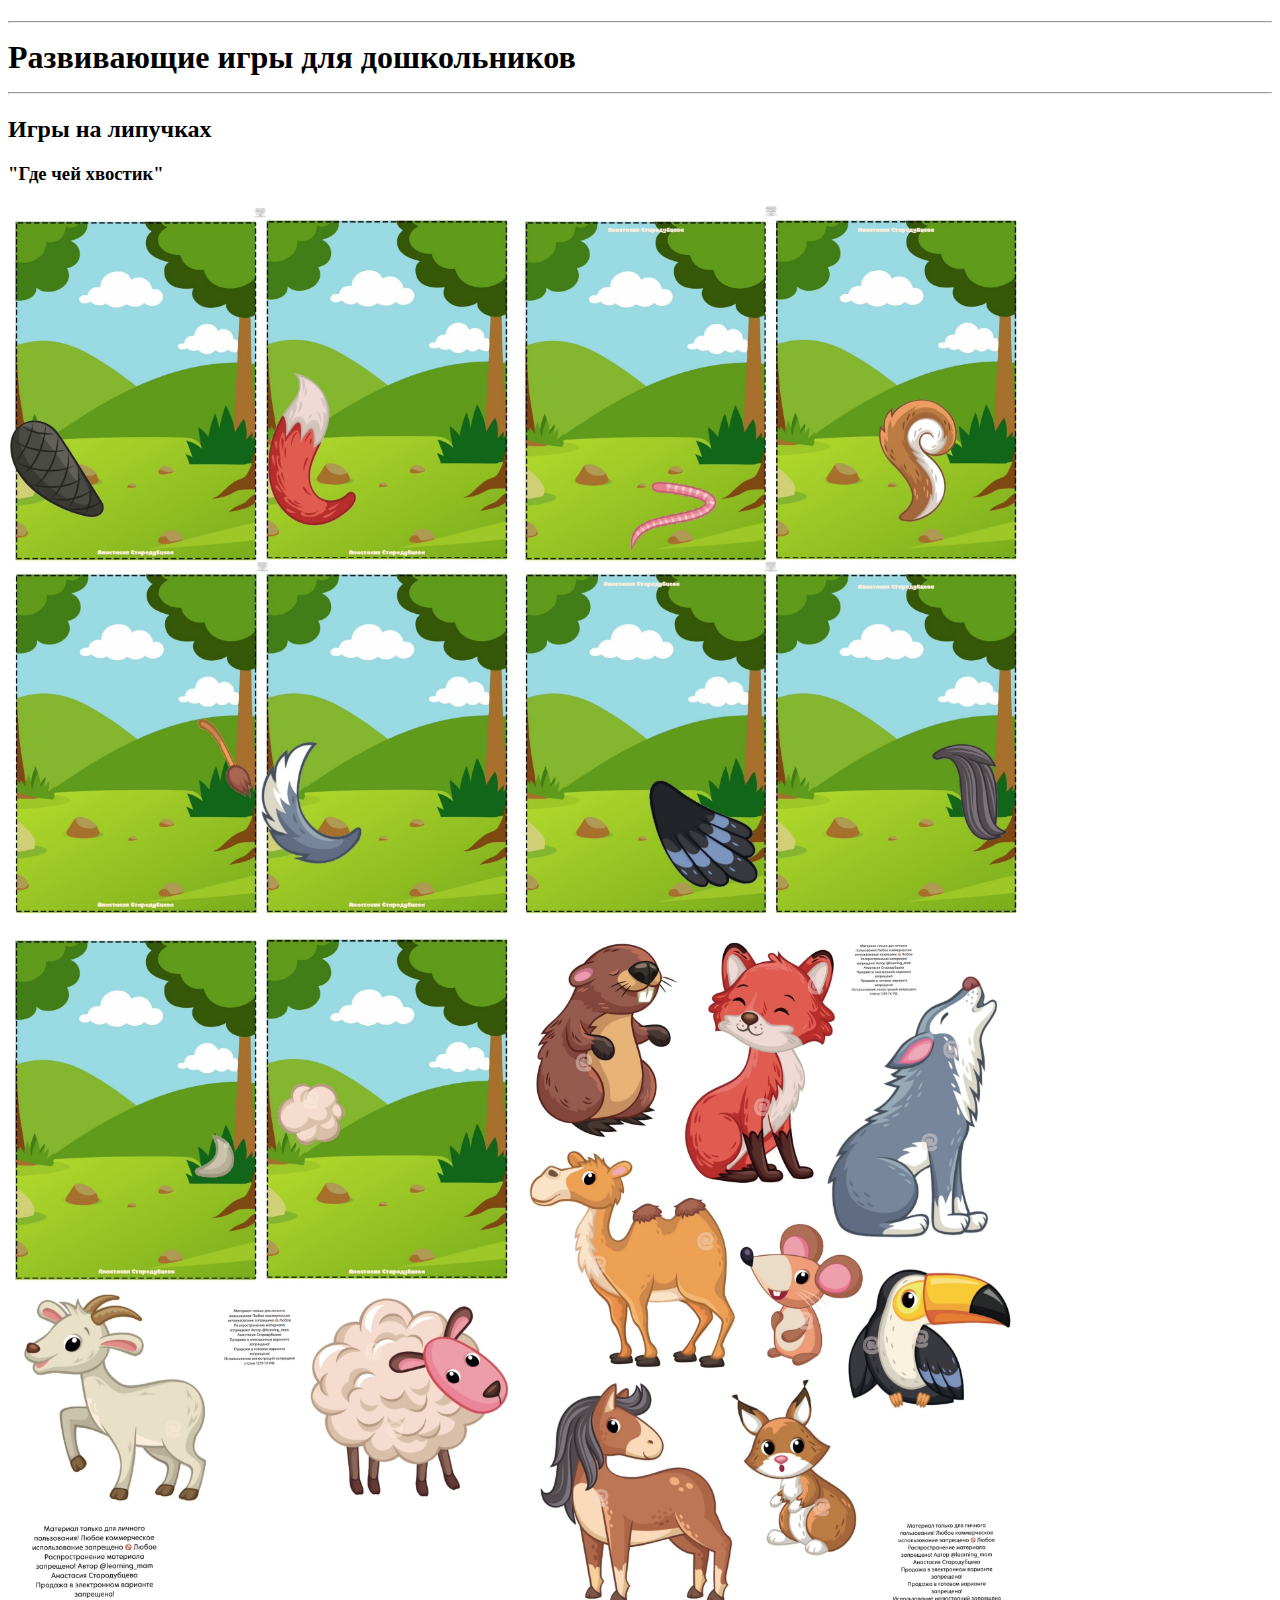
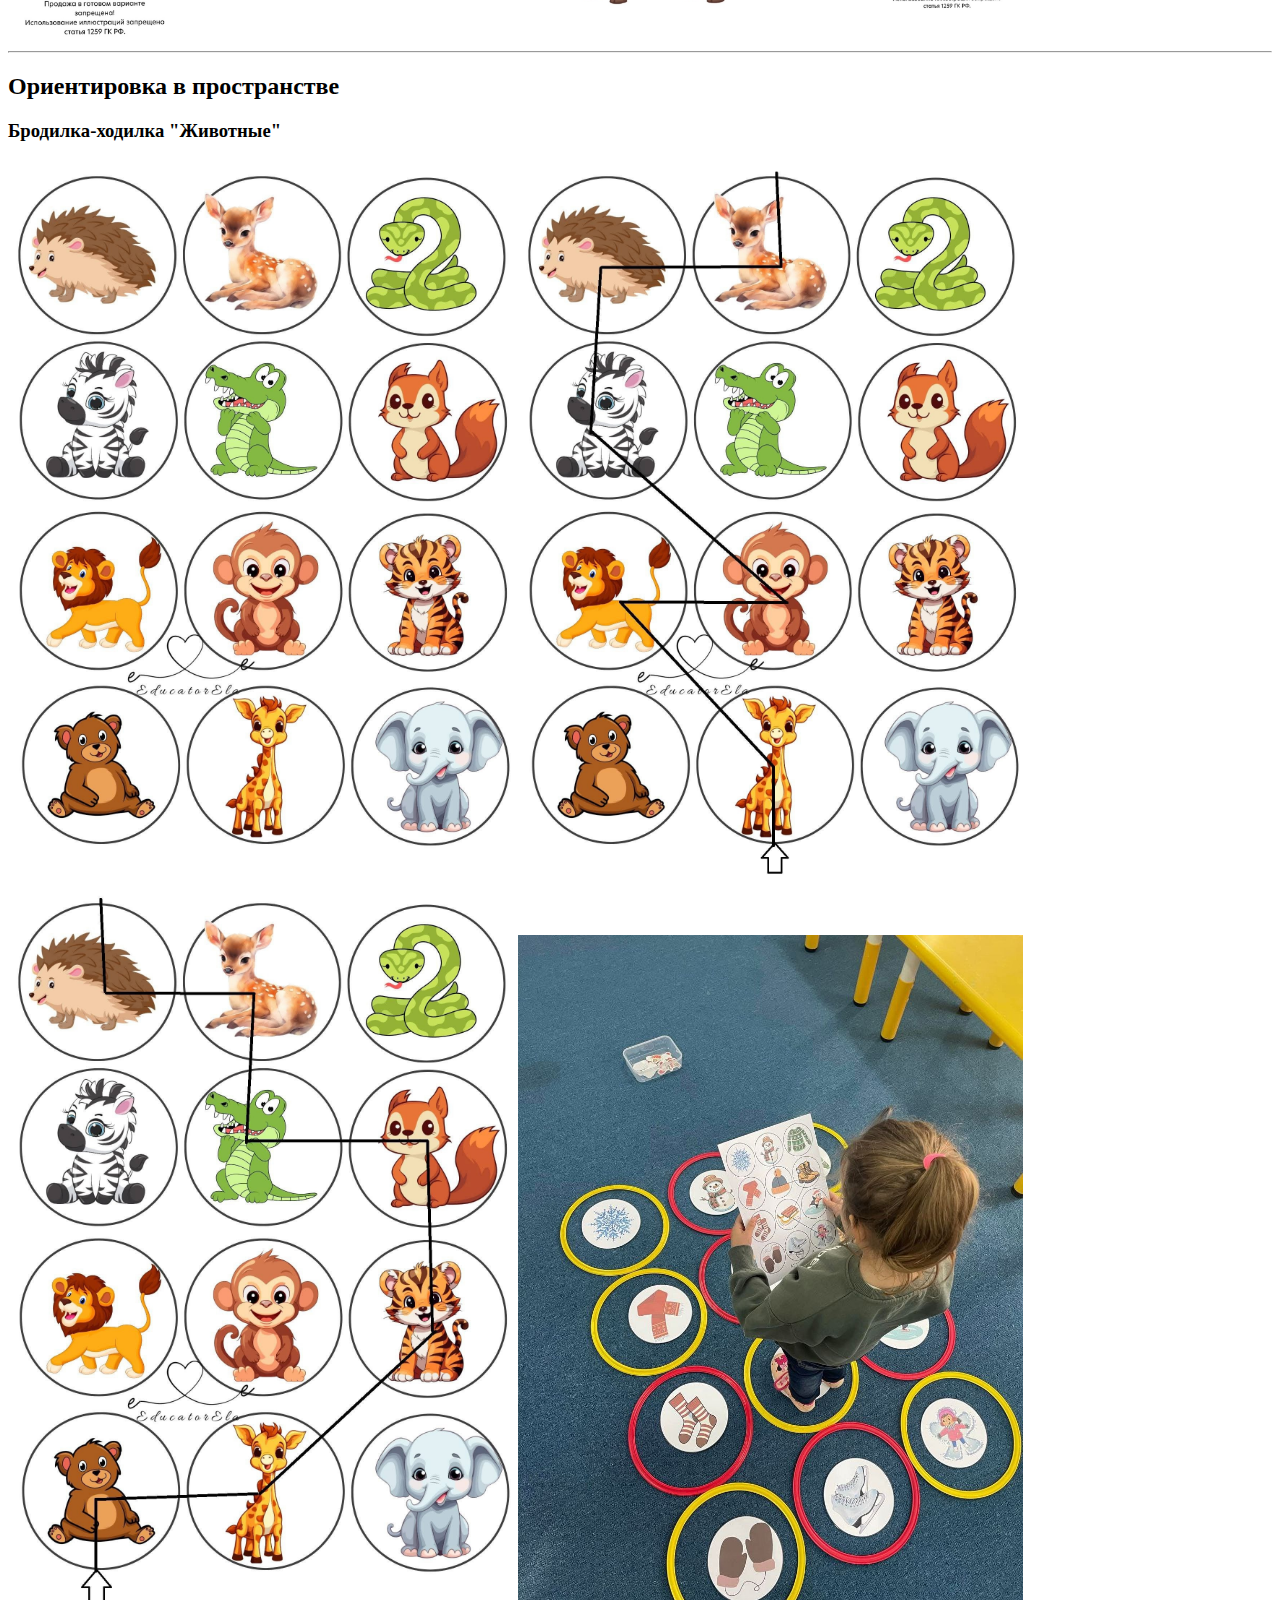
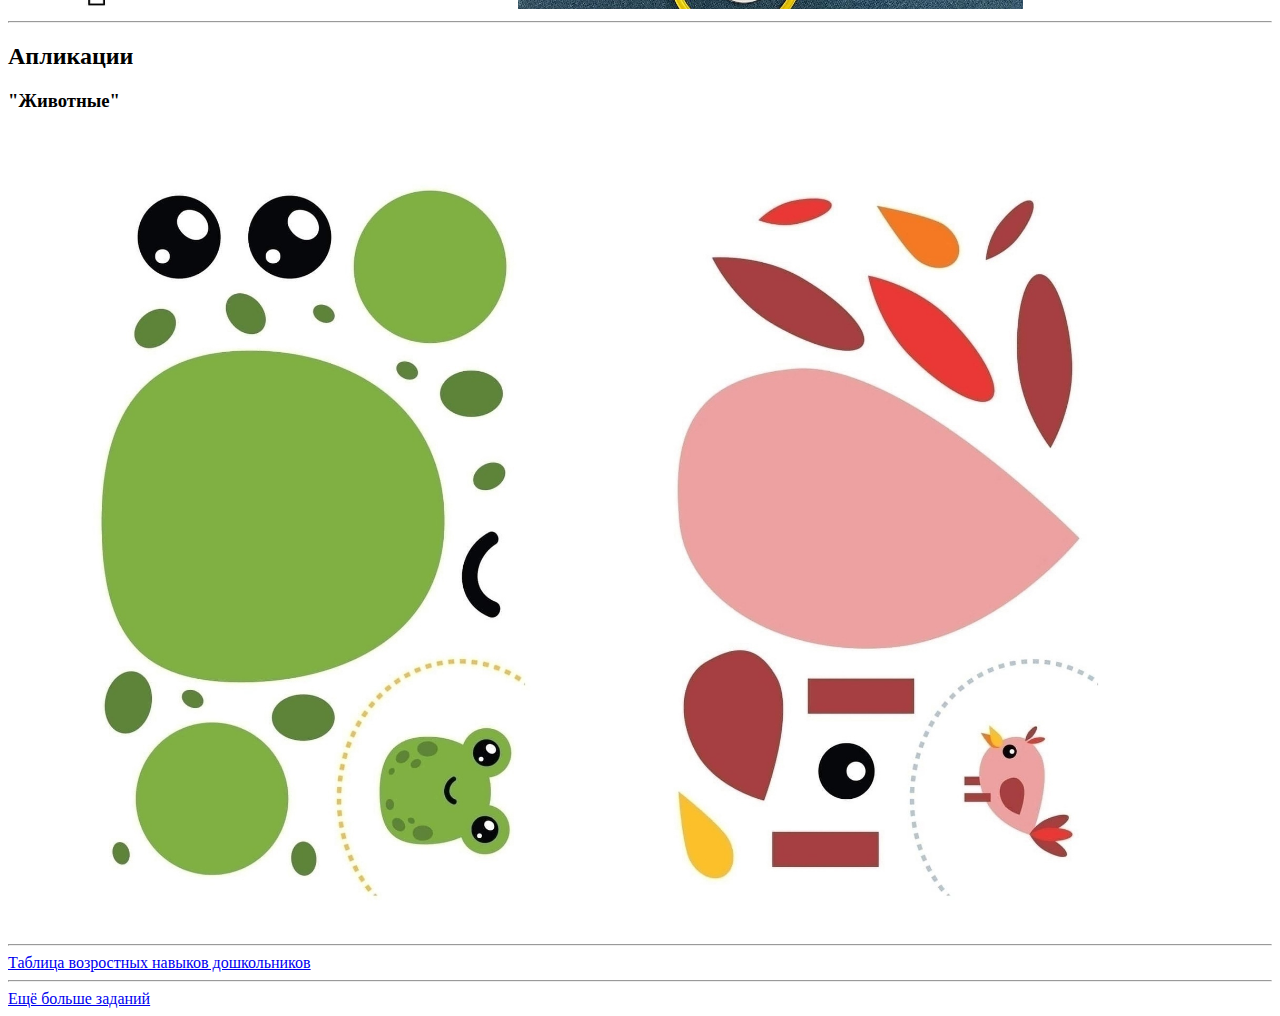
<file: практика1/index.html>
<!DOCTYPE html>
<html lang="ru">
<head>
    <meta charset="UTF-8" />
    <title>главная страница</title>
</head>
<body>
    <h1><hr>Развивающие игры для дошкольников<hr></h1> 
    <h2>Игры на липучках</h2>
        <h3>"Где чей хвостик"</h3>
        <img src="1.jpg" alt="изображение не найдено" width="40%">
        <img src="2.jpg" alt="изображение не найдено" width="40%"> 
        <img src="3.jpg" alt="изображение не найдено" width="40%"> 
        <img src="4.jpg" alt="изображение не найдено" width="40%"> 
    <hr><h2>Ориентировка в пространстве</h2>
        <h3>Бродилка-ходилка "Животные"</h3>
        <img src="22.jpg" alt="изображение не найдено" width="40%"> 
        <img src="21.jpg" alt="изображение не найдено" width="40%"> 
        <img src="23.jpg" alt="изображение не найдено" width="40%"> 
        <img src="24.jpg" alt="изображение не найдено" width="40%">
    <hr><h2>Апликации</h2>
        <h3>"Животные"</h3>
        <img src="321.jpg" alt="изображение не найдено" width="45%">
        <img src="322.jpg" alt="изображение не найдено" width="45%"> 
        <hr><a href="task1.html">Таблица возростных навыков дошкольников</a>
    <hr><a href="https://vk.com/kseniay95" target="_blank" title="переход вк">  Ещё больше заданий</a>
</body>
</html>
</file>
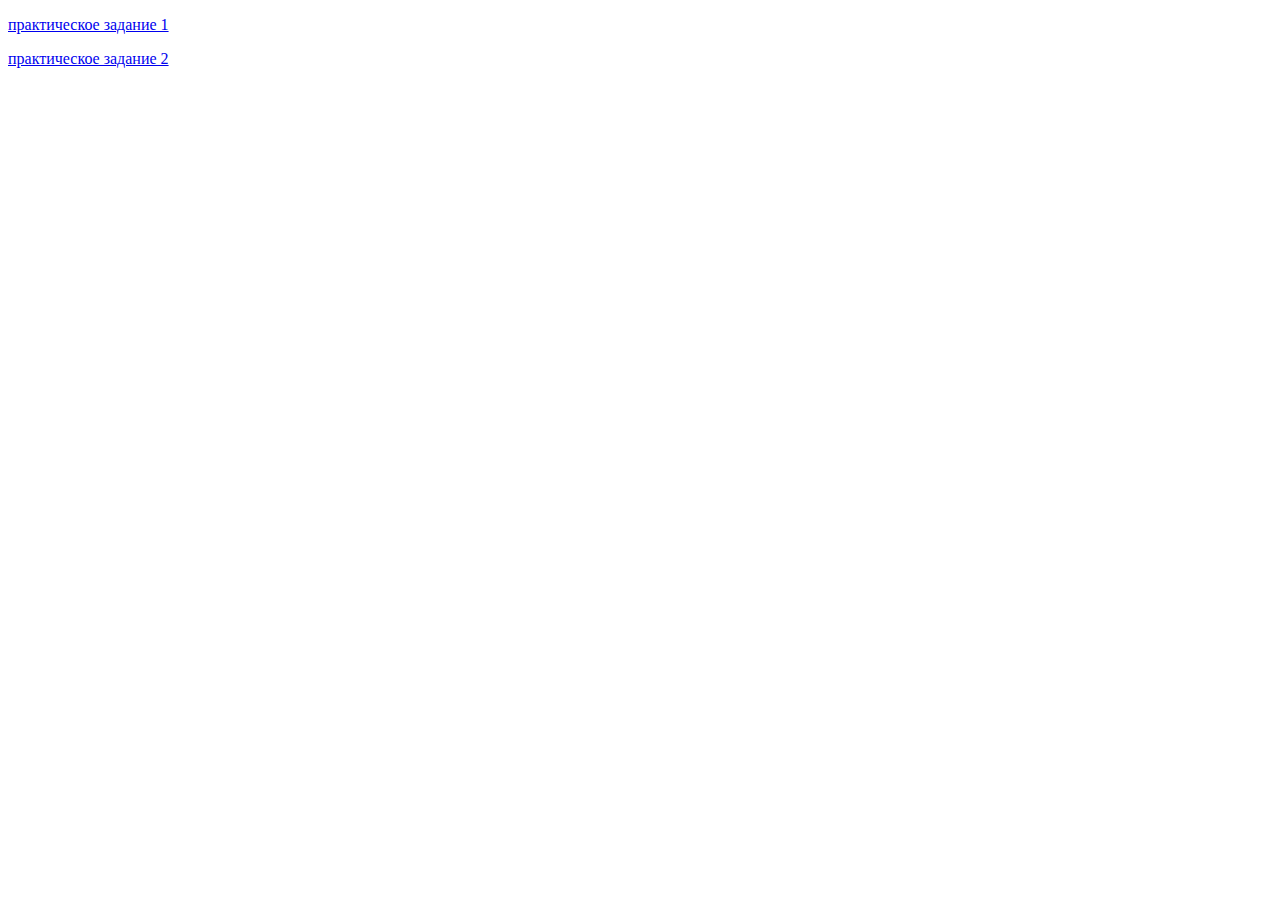
<file: учеба.html>
<!DOCTYPE html>
<html lang="ru">
<head>
    <meta charset="UTF-8" />
    <title>Главная страница</title>
</head>
<body>
    <p><a href="практика1/index.html">практическое задание 1</a></p>
    <p><a href="практика2/task2.html">практическое задание 2</a></p>
</body>
</html>
</file>
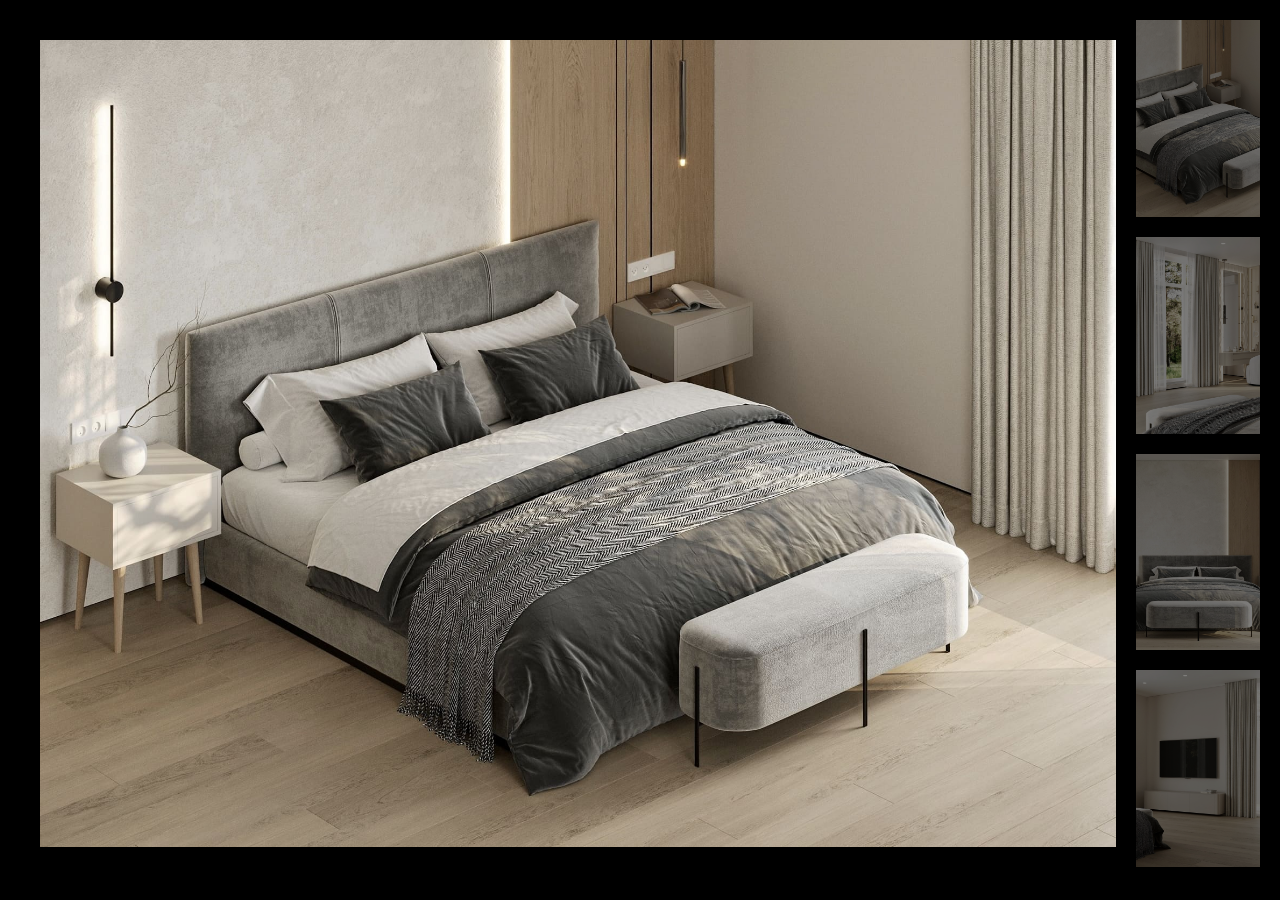
<file: html/portfolio1.html>
<!DOCTYPE html>
<html lang="en">
<head>
    <meta charset="UTF-8">
    <meta name="viewport" content="width=device-width, initial-scale=1.0">
    <title>Document</title>
    <link rel="stylesheet" href="../css/reset.css">
    <link rel="stylesheet" href="../css/portfolio.css">
</head>
<body>
    <section class="photo">
        <img id="photo-hero" class="hero-photo"  src="../img/img/portfolio/1/IUrZGHP9aKBFbf6jJnis4e-43GpgTt6WOL3kBMzO6F2bLw5B15v-s5mmBiH3eZ6CJXayOuzLV4IJNui_66KtSDec.jpg" alt="">
    <div class="min-photos" href="">
        <img id="photo1" class="min-photo" src="../img/img/portfolio/1/IUrZGHP9aKBFbf6jJnis4e-43GpgTt6WOL3kBMzO6F2bLw5B15v-s5mmBiH3eZ6CJXayOuzLV4IJNui_66KtSDec.jpg" alt="">
        <img id="photo2" class="min-photo" src="../img/img/portfolio/1/IYQCl92d1KGy2UFNKEdxmmNWVV7QYOr6p94DCEL-8MfqCsBslE_5fJ5WPlGN8VoNVVKrbm3cz2S46bYw3Unmbcwu.jpg" alt="">
        <img id="photo3" class="min-photo" src="../img/img/portfolio/1/sh4lyMfw6488D5bpELG-GtoYiy51JnRz2KtnOSS5UwzI13H8huh4OOYp-CnJVcTWaTOXHrSIWLdLjltY3SxVakHf.jpg" alt="">
        <img id="photo4" class="min-photo" src="../img/img/portfolio/1/WOO_L1MPF5qKPpXAhICvml_G6vHDnoX-2QZhYNfCgpVIuOGDpelVOfoCdvgD6qC7HAvgvoIingIuCh0iNLuYkakt.jpg" alt="">
    </div>
    </section>
    <script src="../js/task.js"></script>
</body>
</html>
</file>
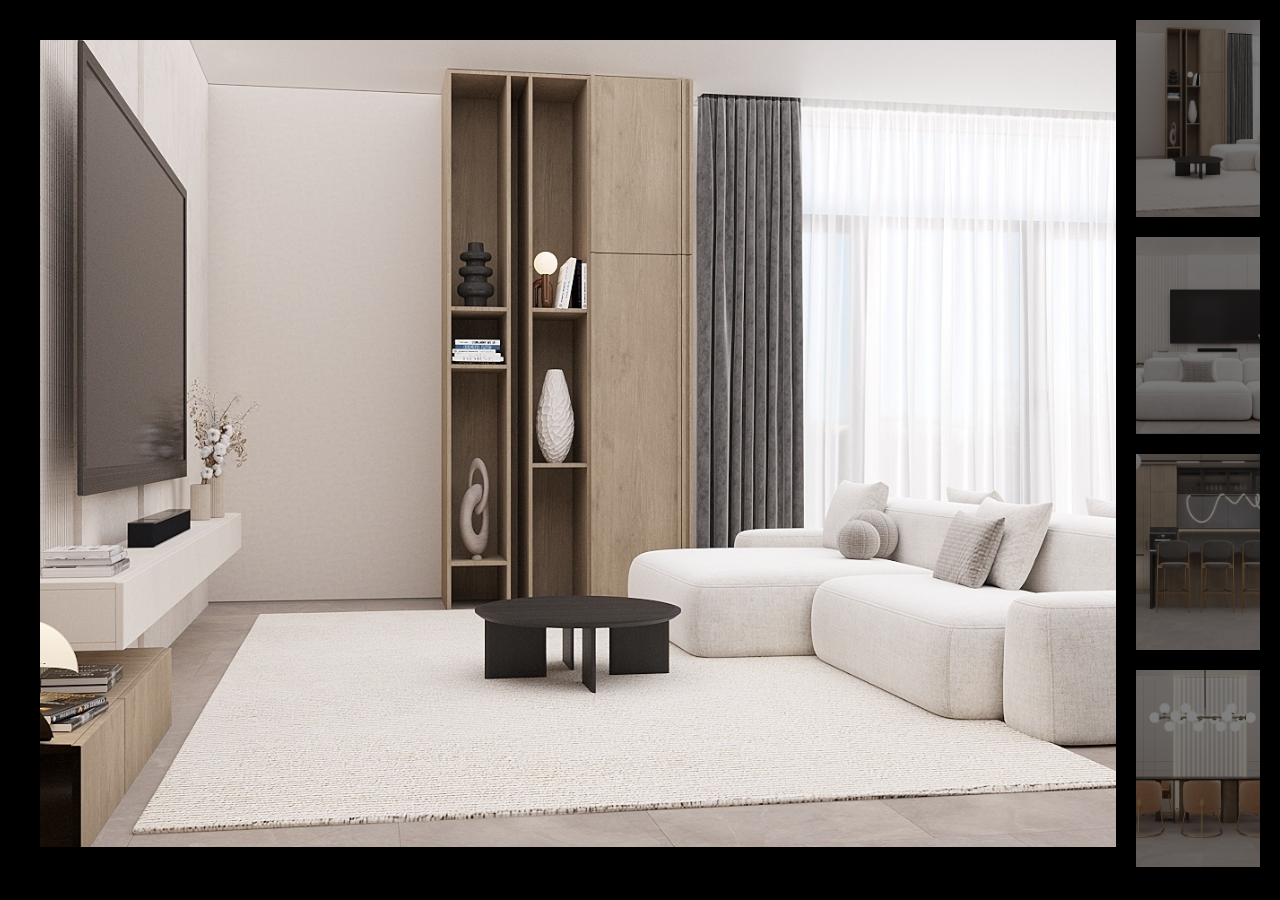
<file: html/portfolio2.html>
<!DOCTYPE html>
<html lang="en">
<head>
    <meta charset="UTF-8">
    <meta name="viewport" content="width=device-width, initial-scale=1.0">
    <title>Document</title>
    <link rel="stylesheet" href="../css/reset.css">
    <link rel="stylesheet" href="../css/portfolio.css">
</head>
<body>
    <section class="photo">
        <img id="photo-hero" class="hero-photo"  src="../img/img/portfolio/2/1vEbaCUOwjw7MaW48sU-YBlS5mDZEWR6B3NEZxUbvIRT6mLioNYKaDrE7JcMGK0N5RJAKJlcIzssKsdqWelrVpnK.jpg" alt="">
    <div class="min-photos" href="">
        <img id="photo1" class="min-photo" src="../img/img/portfolio/2/1vEbaCUOwjw7MaW48sU-YBlS5mDZEWR6B3NEZxUbvIRT6mLioNYKaDrE7JcMGK0N5RJAKJlcIzssKsdqWelrVpnK.jpg" alt="">
        <img id="photo2" class="min-photo" src="../img/img/portfolio/2/7QSXbiPNzb1Dga_2dTSTThrzCr5snCA749kIKWhQ1_Ih4dE6zZukwhEqcL-t-llJyQMeG-VLvjKoY39OG_E9WzH0.jpg" alt="">
        <img id="photo3" class="min-photo" src="../img/img/portfolio/2/aI_RptO4M7-IpJJXBn--JAy-fktub-cWmue9zJVuoJ6OITVhVsEiGC9YoxpFOkKm4vTO9dvbWhkAKhO_Zky_cTn0.jpg" alt="">
        <img id="photo4" class="min-photo" src="../img/img/portfolio/2/WnLHLftbKTtUvwjBT8Dra9mzxUi1_uberS4JtysZK4NVYeJtobPFQpBAIUKsB5GN1pyqZT6RESoOGxa4nl25OAZ8.jpg" alt="">
    </div>
    </section>
    <script src="../js/task.js"></script>
</body>
</html>
</file>
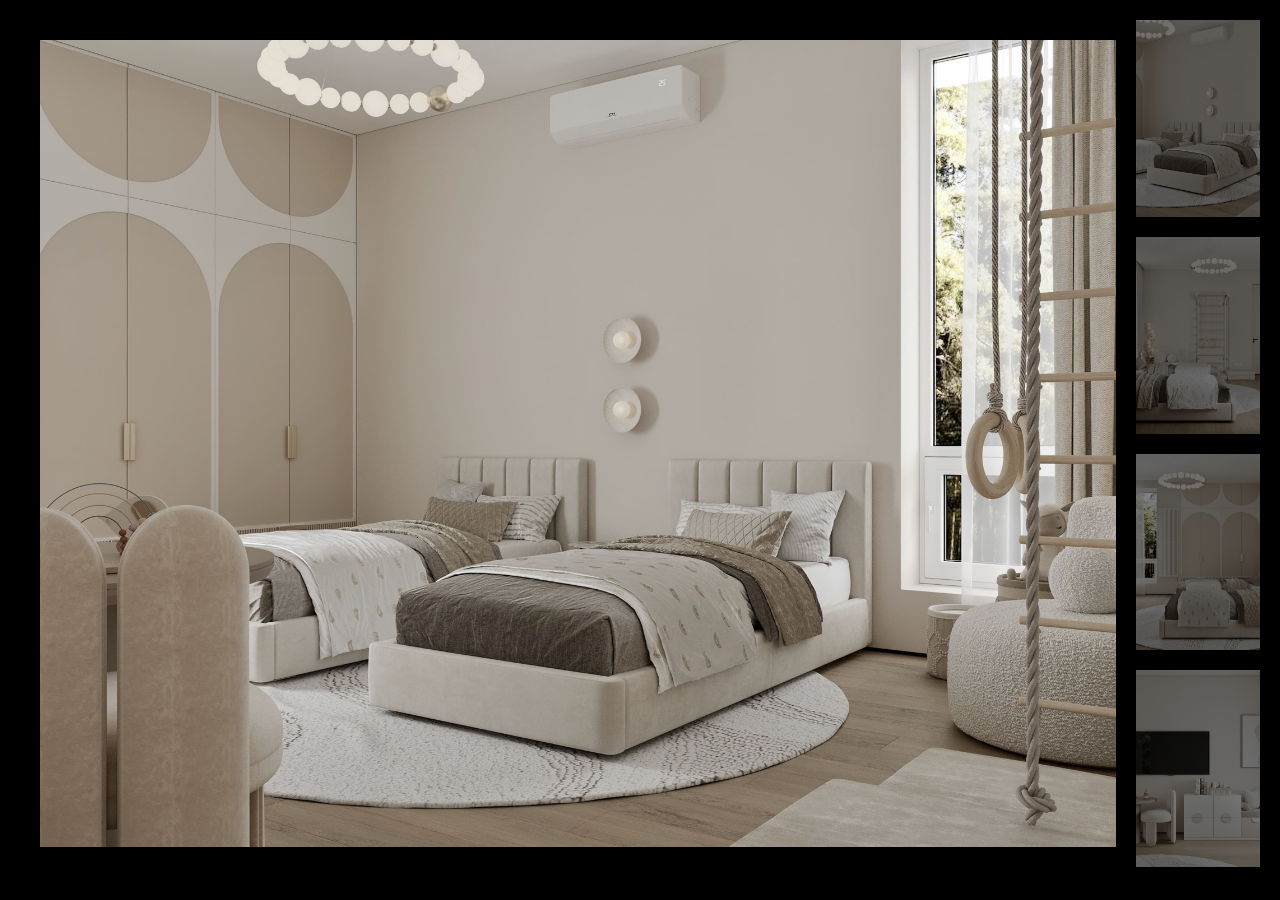
<file: html/portfolio3.html>
<!DOCTYPE html>
<html lang="en">
<head>
    <meta charset="UTF-8">
    <meta name="viewport" content="width=device-width, initial-scale=1.0">
    <title>Document</title>
    <link rel="stylesheet" href="../css/reset.css">
    <link rel="stylesheet" href="../css/portfolio.css">
</head>
<body>
    <section class="photo">
        <img id="photo-hero" class="hero-photo"  src="../img/img/portfolio/3/9w1h9qTQfpms2-lCamNVox-1wrDbkrBhhmjF8aw7SmMmuWiGSmeHtS5Oe95iXLBSZZQwFfFqPtim1lA6TmYX4DdY.jpg" alt="">
    <div class="min-photos" href="">
        <img id="photo1" class="min-photo" src="../img/img/portfolio/3/9w1h9qTQfpms2-lCamNVox-1wrDbkrBhhmjF8aw7SmMmuWiGSmeHtS5Oe95iXLBSZZQwFfFqPtim1lA6TmYX4DdY.jpg" alt="">
        <img id="photo2" class="min-photo" src="../img/img/portfolio/3/bmBhv073Y0TKXr4ICAreb4IGgfFZMaCP0Y1L9c-79VuSKUByn7TEueyQuMYUK5FGZ4-56mhdboics7mOH4z7Ha9R.jpg" alt="">
        <img id="photo3" class="min-photo" src="../img/img/portfolio/3/BMkDiRsZKTLIHWzSjZ-SRIe_etCmHe7rMtRnS-AKGjPqSl-RcsMZlIW8j7XkWMVzdJ-aWn09E_88tgy9um4Ha1dS.jpg" alt="">
        <img id="photo4" class="min-photo" src="../img/img/portfolio/3/F_MyEolKI0Z3UggjBGwGkmaOUeRsCQORPqnORWy30mfvwt2wYl-tXSTdGrL8xAcz30NjpIazytVC_A39X0zYbs4o.jpg" alt="">
    </div>
    </section>
    <script src="../js/task.js"></script>
</body>
</html>
</file>
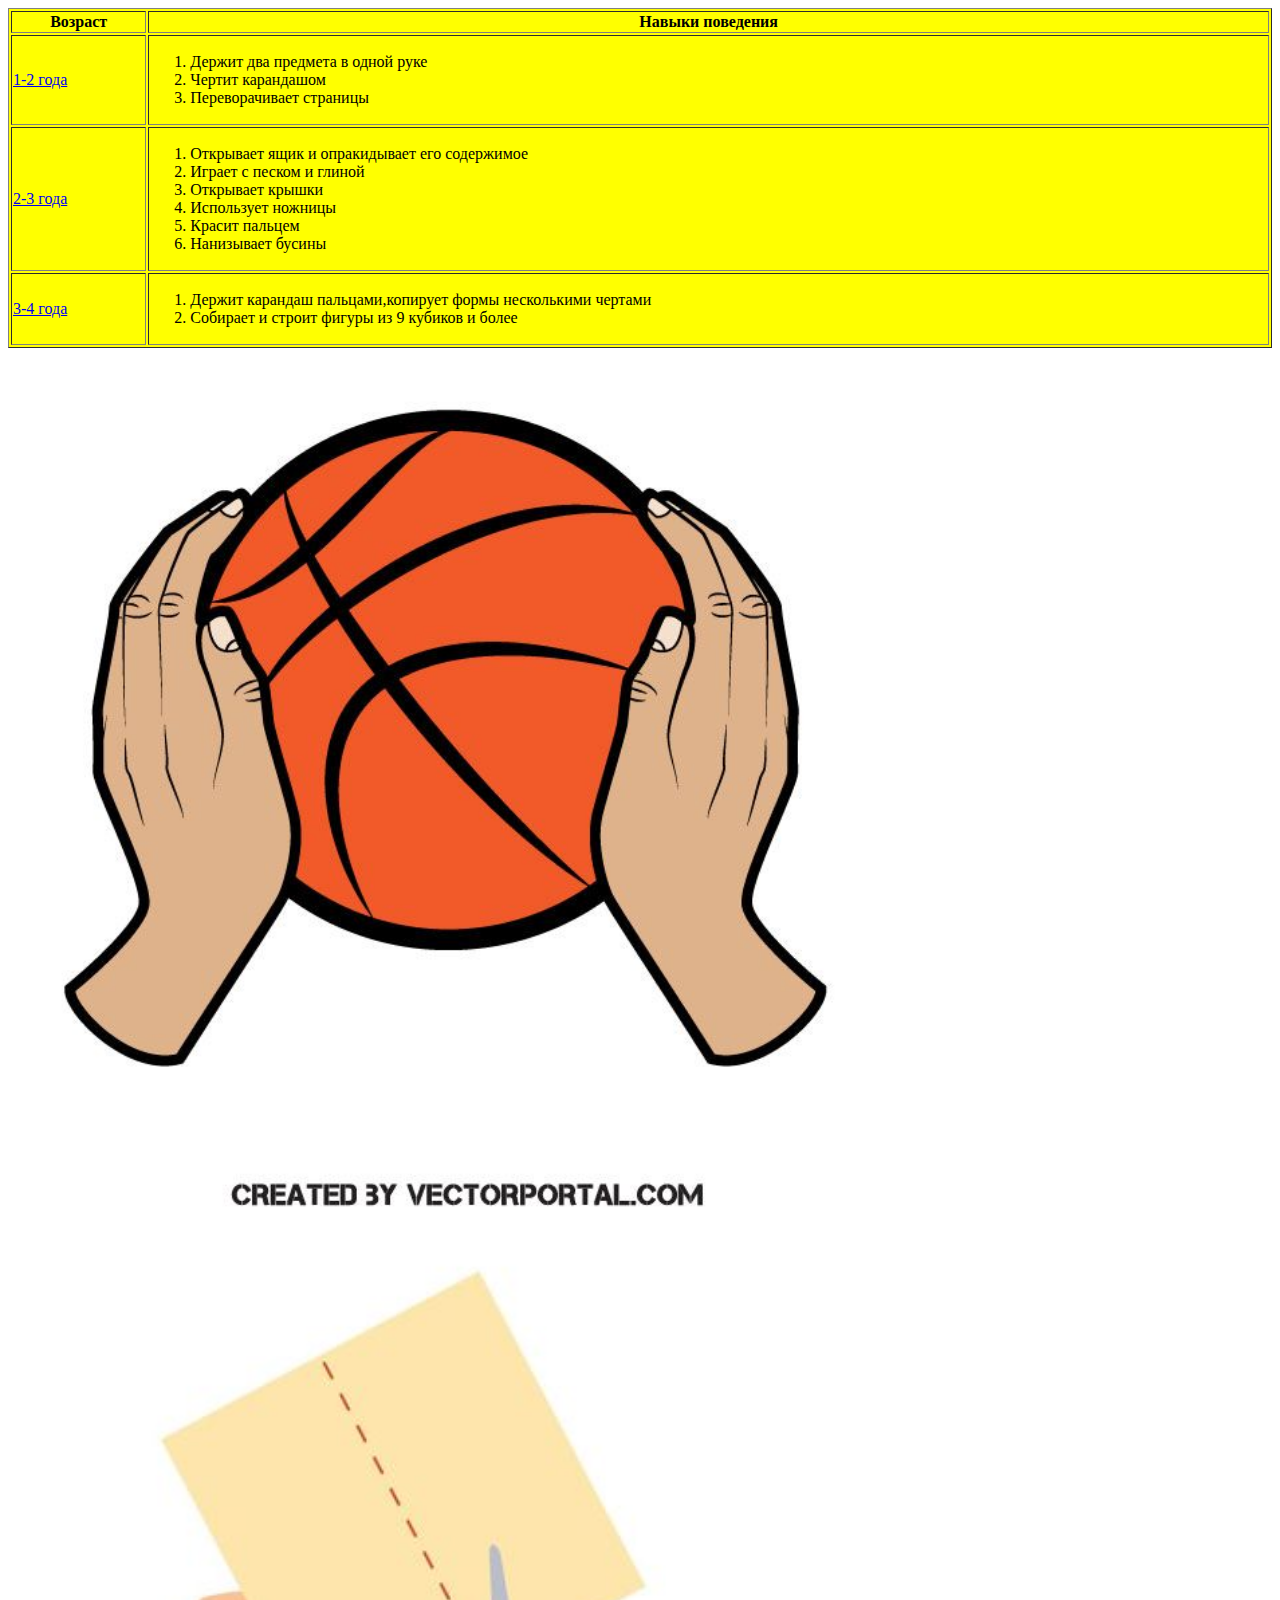
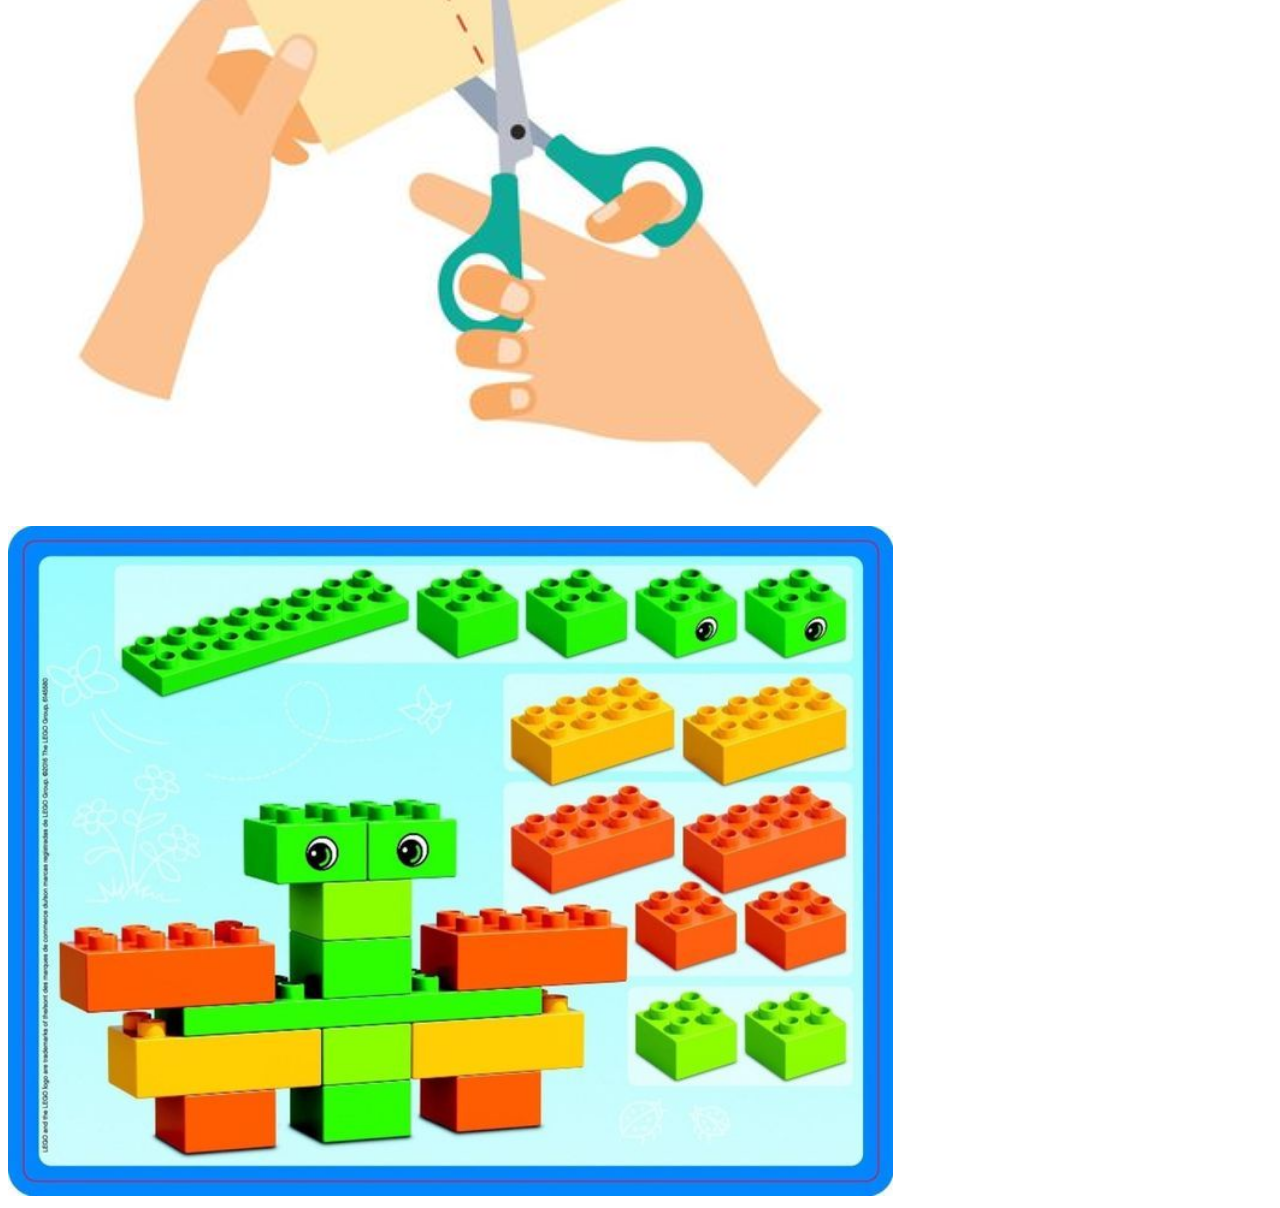
<file: практика1/task1.html>
<!DOCTYPE html>
<html lang="ru">
<head>
    <meta charset="UTF-8" />
    <title>навыки</title>
</head>
<body>
   <table border="1" width="100%" bgcolor="yellow">
    <thead>
        <th>Возраст</th>
        <th>Навыки поведения</th></thead>
    <tbody align="left">
        <tr>
            <td><a href="#bol">1-2 года</a></td>
            <td>
                <ol>
                   <li>Держит два предмета в одной руке</li>
                   <li>Чертит карандашом</li>
                   <li>Переворачивает страницы</li> 
                </ol></td></tr>
        <tr>
            <td><a href="#scissors">2-3 года</a></td>
            <td>
                <ol>
                    <li>Открывает ящик и опракидывает его содержимое</li>
                    <li>Играет с песком и глиной</li>
                    <li>Открывает крышки</li>
                    <li>Использует ножницы</li>
                    <li>Красит пальцем</li>
                    <li>Нанизывает бусины
                    </li></ol></td></tr>
        <tr> 
            <td><a href="#lego">3-4 года</a></td>
            <td>
               <ol>
                <li>Держит карандаш пальцами,копирует формы несколькими чертами</li>
               <li>Собирает и строит фигуры из 9 кубиков и более
                </li></td></ol></tr>
        </tbody>
   </table> 
    <a href="https://yandex.ru/images/search?from=tabbar&text=рисунок%20держать%20%20мяч%202%20ракими" target="_blank" title="ссылка на примеры">
        <img src="4321.jpg" id="bol" alt="изображение не найдено" width="70%"> 
    </a>
    <a href="https://yandex.ru/images/search?text=%D1%80%D0%B8%D1%81%D1%83%D0%BD%D0%BE%D0%BA%20%D1%80%D0%B5%D0%B7%D0%B0%D1%82%D1%8C%20%D0%BD%D0%BE%D0%B6%D0%BD%D0%B8%D1%86%D1%8B" target="_blank" title="ссылка на примеры">
        <img src="4322.jpg" id="scissors" alt="изображение не найдено" width="70%"> 
    </a>
    <a href="https://yandex.ru/images/search?text=рисунок%20собирать%20лего%20дупло" target="_blank" title="ссылка на примеры">
        <img src="4323.jpg" id="lego" alt="изображение не найдено" width="70%"> 
    </a>
</body>
</html>
</file>
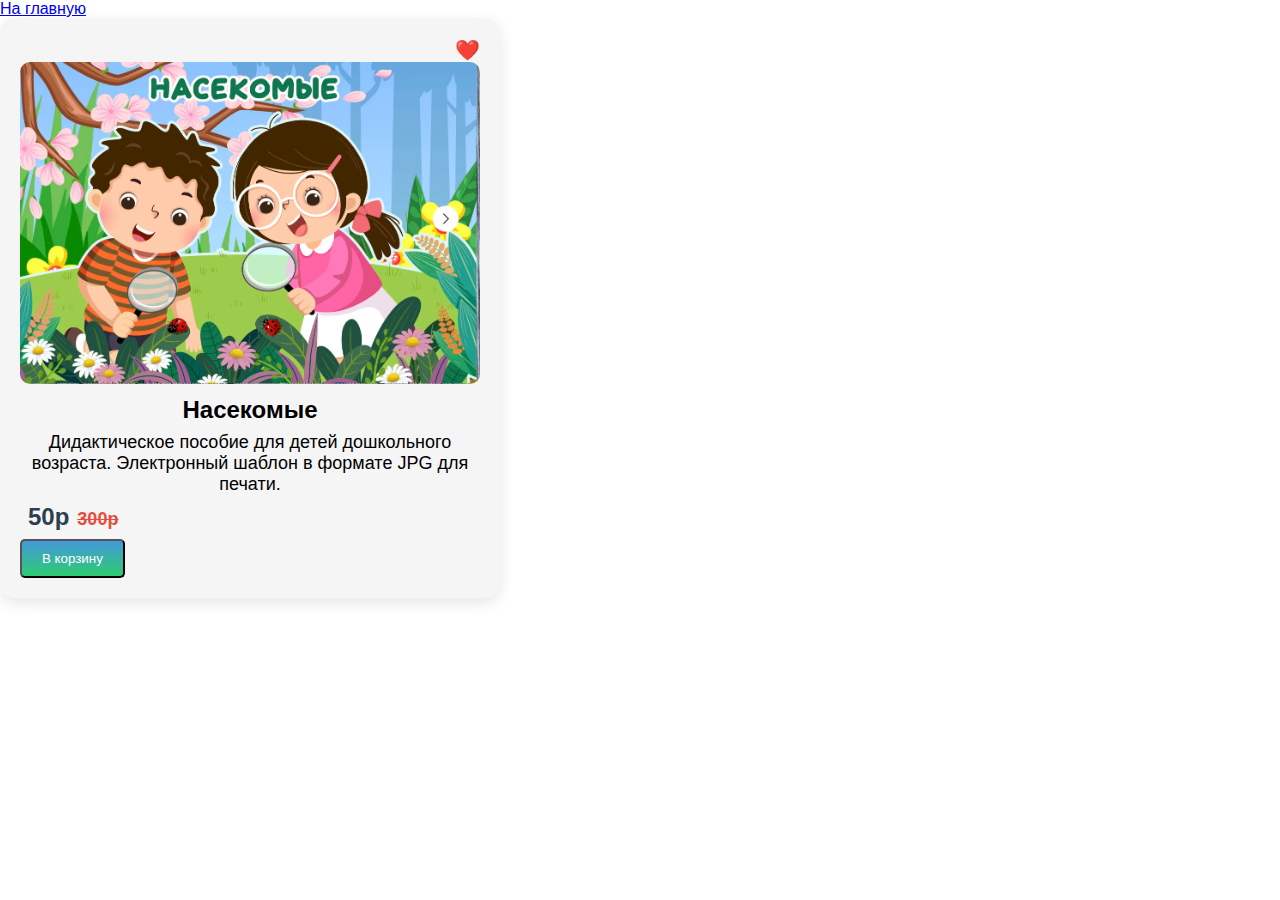
<file: практика2/task2.html>
<!DOCTYPE html>
<html lang="ru">
<head>
    <meta charset="UTF-8" />
    <title>Товары</title>
    <link rel="stylesheet" href="task2.css">
</head>
<body>
    <a href="учеба.html">На главную</a>
    <div class="card">
        <span class="favorite">❤️</span>
        <img src="images/1.png" alt="Изображение отсутствует">
        <h3>Насекомые</h3>
        <p class="info">Дидактическое пособие для детей дошкольного возраста. Электронный шаблон в формате JPG для печати.</p>
        <p class="price">50p<span class="old-price">300p</span></p>
        <button>В корзину</button>
    </div>
   
</body>
</html>
</file>
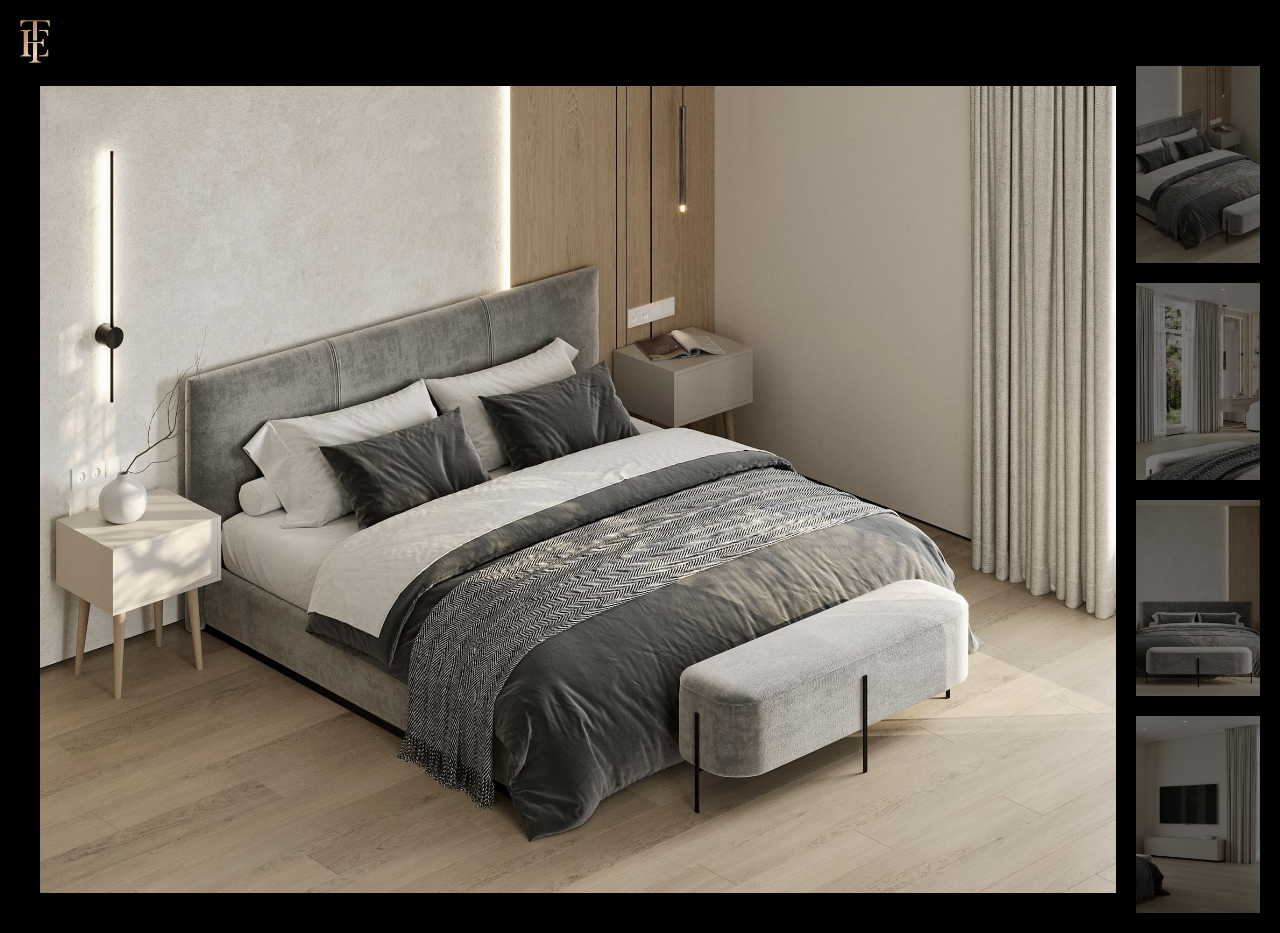
<file: итоговая работа/html/portfolio1.html>
<!DOCTYPE html>
<html lang="ru">
<head>
    <meta charset="UTF-8">
    <meta name="viewport" content="width=device-width, initial-scale=1.0">
    <title>Дизайн интерьеров</title>
    <link rel="favicon" href="img/icon/favicon.ico">
    <link rel="stylesheet" href="../css/reset.css">
    <link rel="stylesheet" href="../css/portfolio.css">
</head>
<body>
    <a href="../index.html"><img src="../img/icon/header/logo.png" width="30px" alt=""></a>
    <section class="photo">
        <img id="photo-hero" class="hero-photo"  src="../img/img/portfolio/1/IUrZGHP9aKBFbf6jJnis4e-43GpgTt6WOL3kBMzO6F2bLw5B15v-s5mmBiH3eZ6CJXayOuzLV4IJNui_66KtSDec.jpg" alt="">
    <div class="min-photos" href="">
        <img id="photo1" class="min-photo" src="../img/img/portfolio/1/IUrZGHP9aKBFbf6jJnis4e-43GpgTt6WOL3kBMzO6F2bLw5B15v-s5mmBiH3eZ6CJXayOuzLV4IJNui_66KtSDec.jpg" alt="">
        <img id="photo2" class="min-photo" src="../img/img/portfolio/1/IYQCl92d1KGy2UFNKEdxmmNWVV7QYOr6p94DCEL-8MfqCsBslE_5fJ5WPlGN8VoNVVKrbm3cz2S46bYw3Unmbcwu.jpg" alt="">
        <img id="photo3" class="min-photo" src="../img/img/portfolio/1/sh4lyMfw6488D5bpELG-GtoYiy51JnRz2KtnOSS5UwzI13H8huh4OOYp-CnJVcTWaTOXHrSIWLdLjltY3SxVakHf.jpg" alt="">
        <img id="photo4" class="min-photo" src="../img/img/portfolio/1/WOO_L1MPF5qKPpXAhICvml_G6vHDnoX-2QZhYNfCgpVIuOGDpelVOfoCdvgD6qC7HAvgvoIingIuCh0iNLuYkakt.jpg" alt="">
    </div>
    </section>
    <script src="../js/task.js"></script>
</body>
</html>
</file>
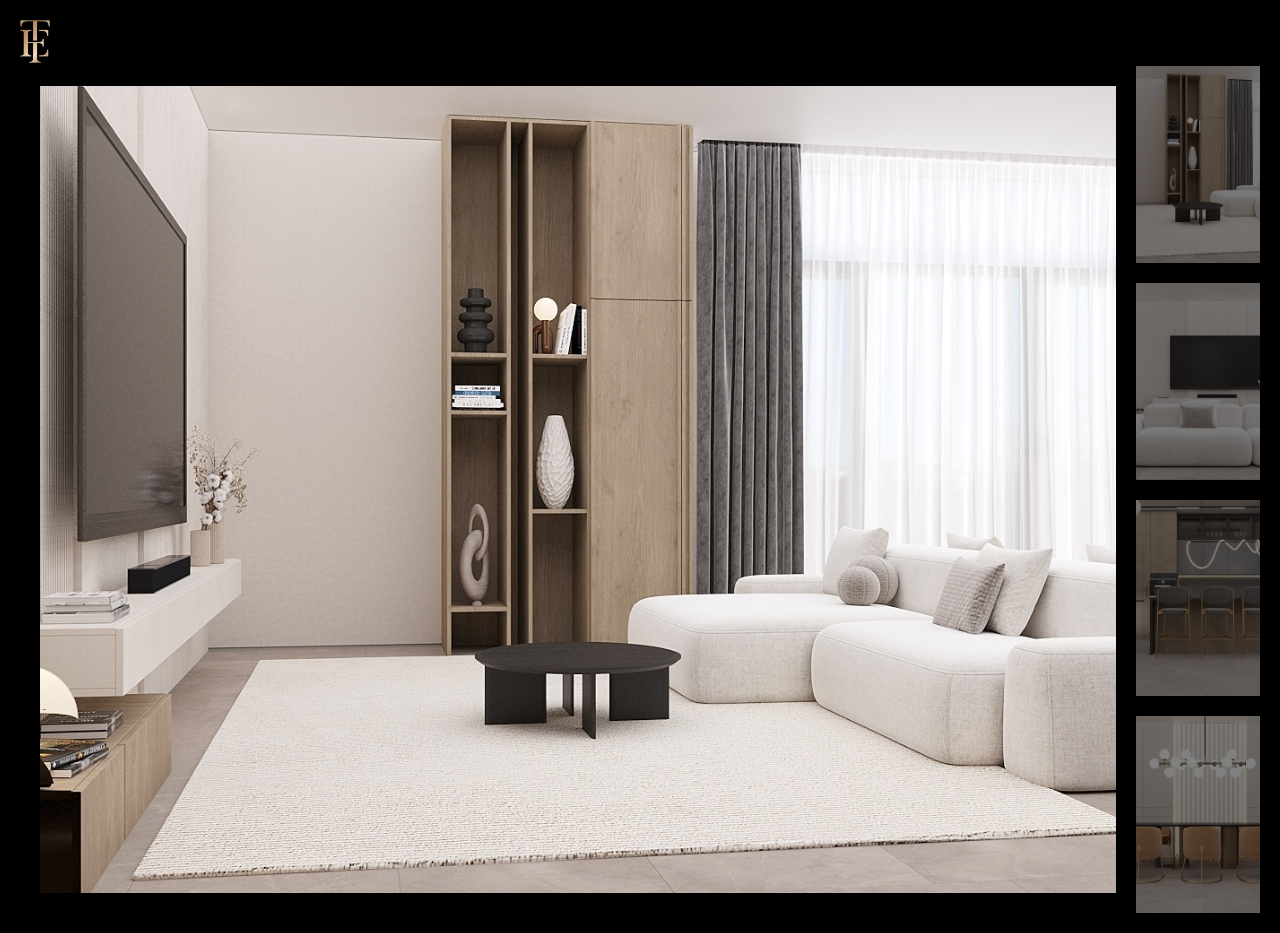
<file: итоговая работа/html/portfolio2.html>
<!DOCTYPE html>
<html lang="ru">
<head>
    <meta charset="UTF-8">
    <meta name="viewport" content="width=device-width, initial-scale=1.0">
    <title>Дизайн интерьеров</title>
    <link rel="favicon" href="img/icon/favicon.ico">
    <link rel="stylesheet" href="../css/reset.css">
    <link rel="stylesheet" href="../css/portfolio.css">
</head>
<body>
    <a href="../index.html"><img src="../img/icon/header/logo.png" width="30px" alt=""></a>
    <section class="photo">
        <img id="photo-hero" class="hero-photo"  src="../img/img/portfolio/2/1vEbaCUOwjw7MaW48sU-YBlS5mDZEWR6B3NEZxUbvIRT6mLioNYKaDrE7JcMGK0N5RJAKJlcIzssKsdqWelrVpnK.jpg" alt="">
    <div class="min-photos" href="">
        <img id="photo1" class="min-photo" src="../img/img/portfolio/2/1vEbaCUOwjw7MaW48sU-YBlS5mDZEWR6B3NEZxUbvIRT6mLioNYKaDrE7JcMGK0N5RJAKJlcIzssKsdqWelrVpnK.jpg" alt="">
        <img id="photo2" class="min-photo" src="../img/img/portfolio/2/7QSXbiPNzb1Dga_2dTSTThrzCr5snCA749kIKWhQ1_Ih4dE6zZukwhEqcL-t-llJyQMeG-VLvjKoY39OG_E9WzH0.jpg" alt="">
        <img id="photo3" class="min-photo" src="../img/img/portfolio/2/aI_RptO4M7-IpJJXBn--JAy-fktub-cWmue9zJVuoJ6OITVhVsEiGC9YoxpFOkKm4vTO9dvbWhkAKhO_Zky_cTn0.jpg" alt="">
        <img id="photo4" class="min-photo" src="../img/img/portfolio/2/WnLHLftbKTtUvwjBT8Dra9mzxUi1_uberS4JtysZK4NVYeJtobPFQpBAIUKsB5GN1pyqZT6RESoOGxa4nl25OAZ8.jpg" alt="">
    </div>
    </section>
    <script src="../js/task.js"></script>
</body>
</html>
</file>
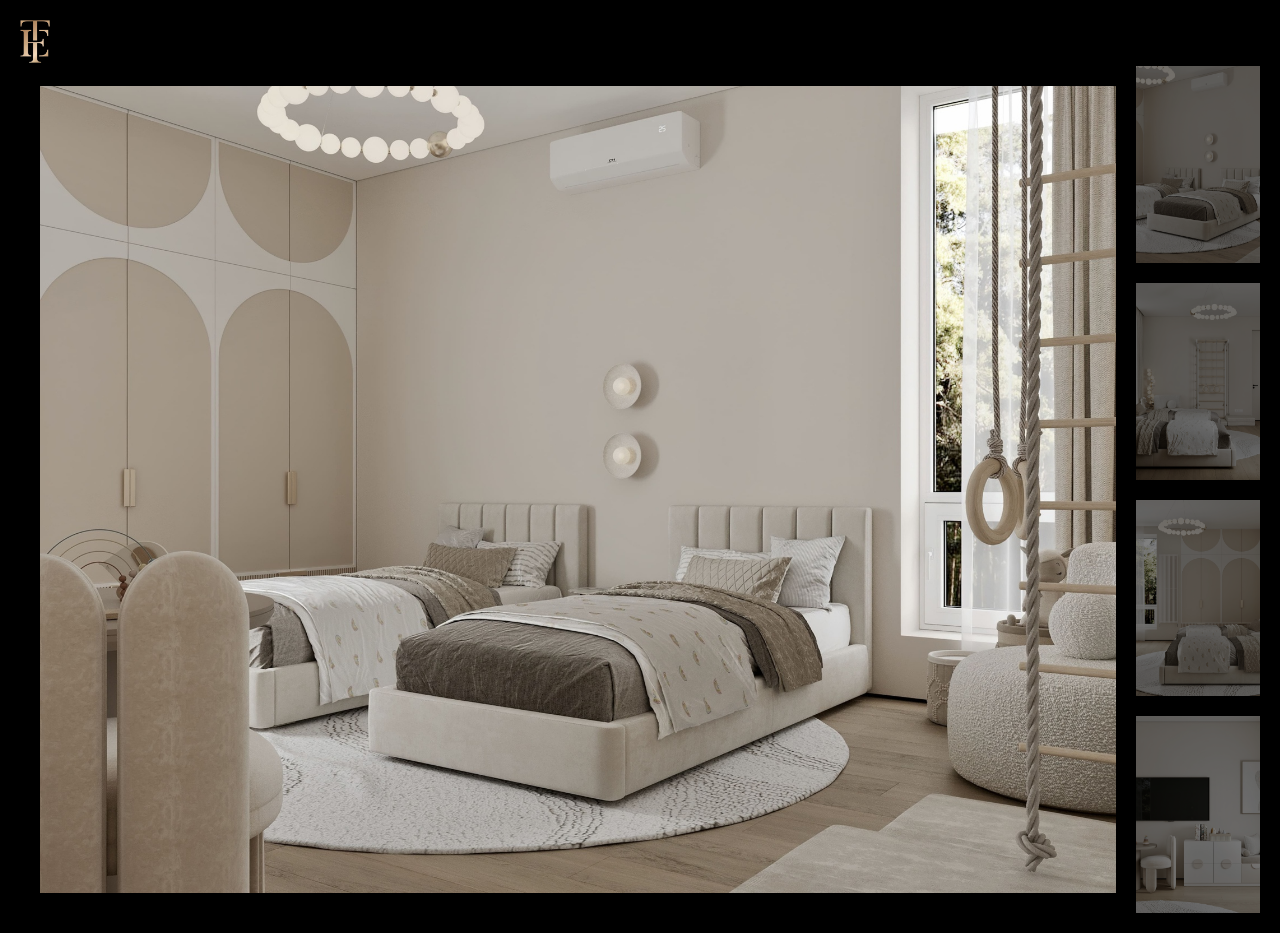
<file: итоговая работа/html/portfolio3.html>
<!DOCTYPE html>
<html lang="ru">
<head>
    <meta charset="UTF-8">
    <meta name="viewport" content="width=device-width, initial-scale=1.0">
    <title>Дизайн интерьеров</title>
    <link rel="favicon" href="img/icon/favicon.ico">
    <link rel="stylesheet" href="../css/reset.css">
    <link rel="stylesheet" href="../css/portfolio.css">
</head>
<body>
    <a href="../index.html"><img src="../img/icon/header/logo.png" width="30px" alt=""></a>
    <section class="photo">
        <img id="photo-hero" class="hero-photo"  src="../img/img/portfolio/3/9w1h9qTQfpms2-lCamNVox-1wrDbkrBhhmjF8aw7SmMmuWiGSmeHtS5Oe95iXLBSZZQwFfFqPtim1lA6TmYX4DdY.jpg" alt="">
    <div class="min-photos" href="">
        <img id="photo1" class="min-photo" src="../img/img/portfolio/3/9w1h9qTQfpms2-lCamNVox-1wrDbkrBhhmjF8aw7SmMmuWiGSmeHtS5Oe95iXLBSZZQwFfFqPtim1lA6TmYX4DdY.jpg" alt="">
        <img id="photo2" class="min-photo" src="../img/img/portfolio/3/bmBhv073Y0TKXr4ICAreb4IGgfFZMaCP0Y1L9c-79VuSKUByn7TEueyQuMYUK5FGZ4-56mhdboics7mOH4z7Ha9R.jpg" alt="">
        <img id="photo3" class="min-photo" src="../img/img/portfolio/3/BMkDiRsZKTLIHWzSjZ-SRIe_etCmHe7rMtRnS-AKGjPqSl-RcsMZlIW8j7XkWMVzdJ-aWn09E_88tgy9um4Ha1dS.jpg" alt="">
        <img id="photo4" class="min-photo" src="../img/img/portfolio/3/F_MyEolKI0Z3UggjBGwGkmaOUeRsCQORPqnORWy30mfvwt2wYl-tXSTdGrL8xAcz30NjpIazytVC_A39X0zYbs4o.jpg" alt="">
    </div>
    </section>
    <script src="../js/task.js"></script>
</body>
</html>
</file>
<file: css/portfolio.css>
*{
    box-sizing: border-box;
}
body{
    background: black;
    height: 100%;   
    padding: 20px;
}
.photo {
    display: grid;
    grid-template-columns: 9fr 1fr;
    width: 100%;
    height: 100%;
    box-shadow: 0px 0px 30px black;
}
.photo img{
    width: 100%;
    height: 100%;
    object-fit: cover;
}
.hero-photo{
    object-fit: cover;
    width: 100%;
    padding:20px 20px;
}
.min-photos{
    display: flex;
    flex-direction: column;
    gap: 20px;
}
.min-photo{
    opacity: 0.5;
    cursor: pointer;
}
.min-photo:hover{
    opacity: 1;
}
</file>
<file: практика2/task2.css>
*{font-family:Arial, Helvetica, sans-serif;
    margin: 0;
    padding: 0;
    box-sizing: border-box;
}
.card {
    width: 500px;
    padding: 20px;
    background-color: #f5f5f5;
    color: rgb(0, 0, 0);
    box-shadow: 0px 5px 15px rgba(0, 0, 0, 0.1);
    padding-bottom: 20px;
    border-radius: 15px;
    transition: transform 0.3s;
}
.card:hover{
    transform: scale(1.05);
}
.favorite {
    float: right;
    font-size: 20px;
    cursor: pointer;
} 
.favorite:active{
  transform: scale(1.1);  
}
.card img {
    width:100%;
    border-radius: 10px;   
}
.card h3 {
    margin:8px;
    font-size: 24px;
    text-align: center;
}
.card .info {
    margin:8px;
    font-size: 18px;
    text-align: center;
}
.card .price {
    margin:8px;
    font-size: 24px;
    font-weight: bold;
    color: #2c3e50;
}
.card .old-price {
    margin:8px;
    margin: left 10px;
    font-size: 18px;
    color: #e74c3c;
    text-decoration: line-through;
}
button {
    background: linear-gradient(#4398db, #2ecc71);
    color:white;
    padding: 10px 20px;
    border-radius: 5px;
    cursor: pointer;
}
button:hover {
    background: #41d927;
    opacity: 0.3s;
    opacity: 0.8;
}
button:active {
    transform: scale(1.05);
    transform: 0.3s;
}
</file>
<file: итоговая работа/css/portfolio.css>
*{
    box-sizing: border-box;
}
body{
    background: black;
    height: 100%;   
    padding: 20px;
}
.photo {
    display: grid;
    grid-template-columns: 9fr 1fr;
    width: 100%;
    height: 100%;
    box-shadow: 0px 0px 30px black;
}
.photo img{
    width: 100%;
    height: 100%;
    object-fit: cover;
}
.hero-photo{
    object-fit: cover;
    width: 100%;
    padding:20px 20px;
}
.min-photos{
    display: flex;
    flex-direction: column;
    gap: 20px;
}
.min-photo{
    opacity: 0.5;
    cursor: pointer;
}
.min-photo:hover{
    opacity: 1;
}
</file>
